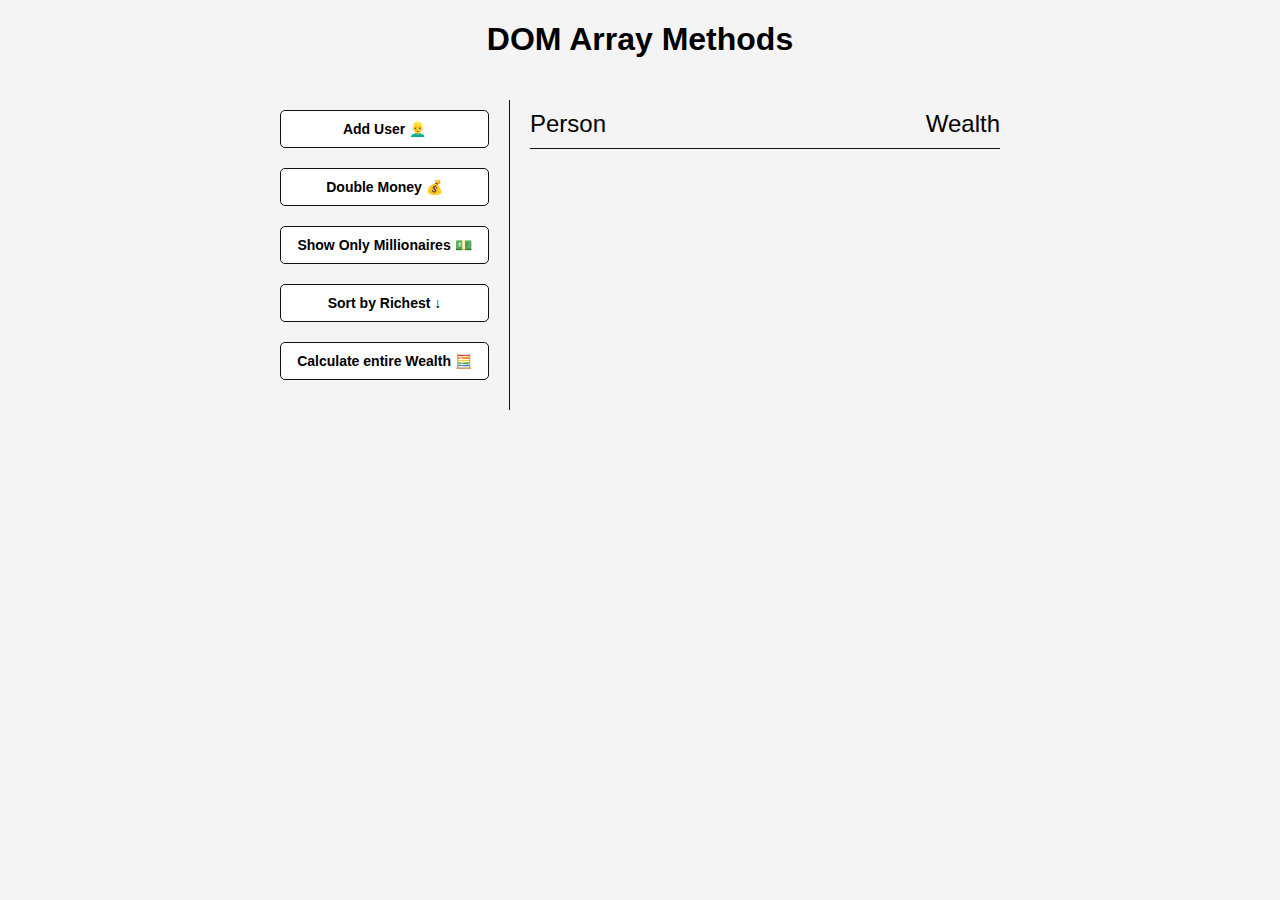
<file: dom-array-methods/index.html>
<!DOCTYPE html>
<html lang="en">
  <head>
    <meta charset="UTF-8" />
    <meta name="viewport" content="width=device-width, initial-scale=1.0" />
    <meta http-equiv="X-UA-Compatible" content="ie=edge" />
    <link rel="stylesheet" href="style.css" />
    <title>DOM Array Methods</title>
  </head>
  <body>
    <h1>DOM Array Methods</h1>

    <div class="container">
      <aside>
        <button id="add-user">Add User 👱‍♂️</button>
        <button id="double">Double Money 💰</button>
        <button id="show-millionaires">Show Only Millionaires 💵</button>
        <button id="sort">Sort by Richest ↓</button>
        <button id="calculate-wealth">Calculate entire Wealth 🧮</button>
      </aside>

      <main id="main">
        <h2><strong>Person</strong> Wealth</h2>
      </main>
    </div>

    <script src="script.js"></script>
  </body>
</html>
</file>
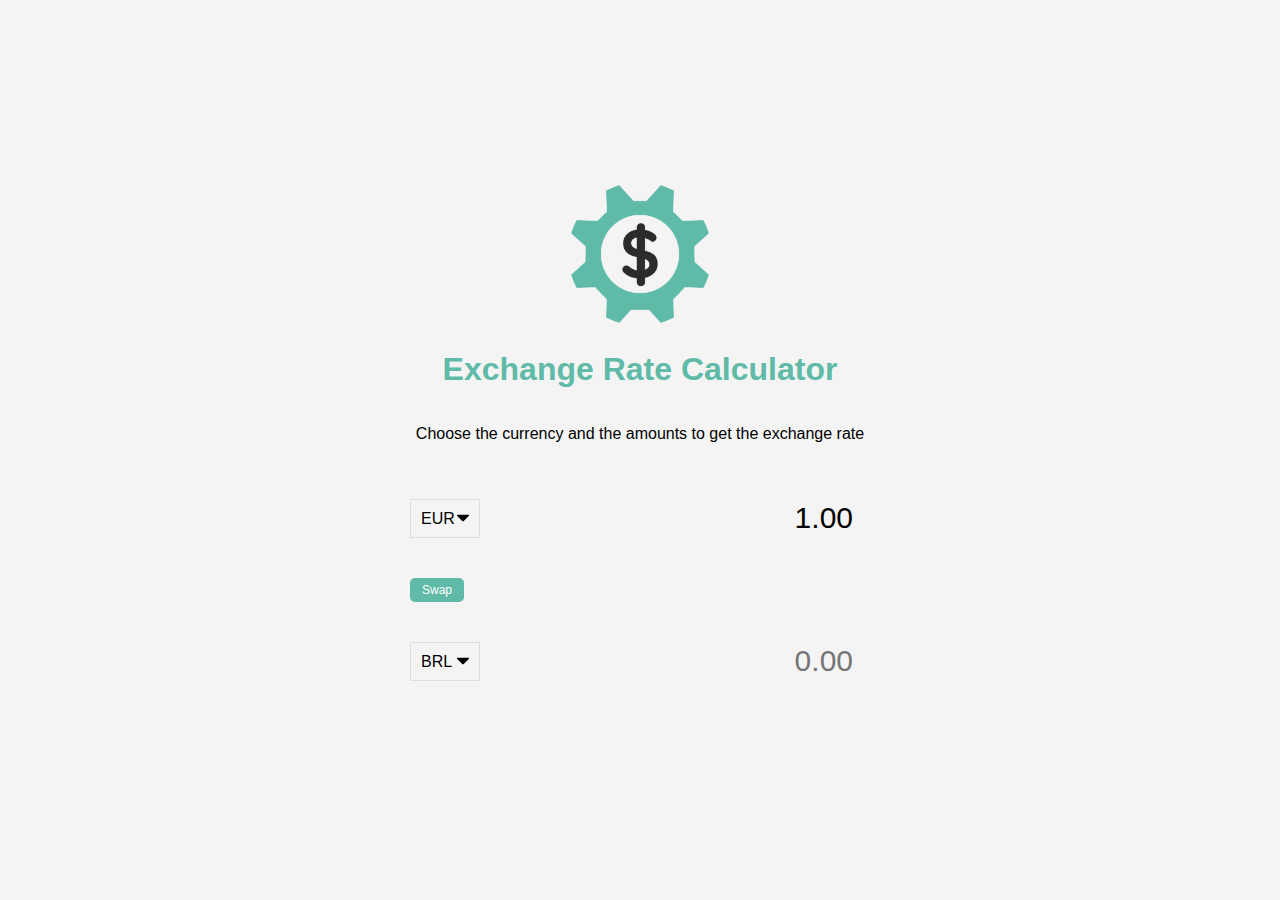
<file: exchange-rate-calculator/index.html>
<!DOCTYPE html>
<html lang="en">
  <head>
    <meta charset="UTF-8" />
    <meta name="viewport" content="width=device-width, initial-scale=1.0" />
    <title>Exchange Rate Calculator</title>
    <link rel="stylesheet" href="style.css" />
  </head>
  <body>
    <img src="img/money.png" alt="" class="money-img" />
    <h1>Exchange Rate Calculator</h1>
    <p>Choose the currency and the amounts to get the exchange rate</p>

    <div class="container">
      <div class="currency">
        <select id="currency-one">
          <option value="AED">AED</option>
          <option value="ARS">ARS</option>
          <option value="AUD">AUD</option>
          <option value="BGN">BGN</option>
          <option value="BRL">BRL</option>
          <option value="BSD">BSD</option>
          <option value="CAD">CAD</option>
          <option value="CHF">CHF</option>
          <option value="CLP">CLP</option>
          <option value="CNY">CNY</option>
          <option value="COP">COP</option>
          <option value="CZK">CZK</option>
          <option value="DKK">DKK</option>
          <option value="DOP">DOP</option>
          <option value="EGP">EGP</option>
          <option value="EUR" selected>EUR</option>
          <option value="FJD">FJD</option>
          <option value="GBP">GBP</option>
          <option value="GTQ">GTQ</option>
          <option value="HKD">HKD</option>
          <option value="HRK">HRK</option>
          <option value="HUF">HUF</option>
          <option value="IDR">IDR</option>
          <option value="ILS">ILS</option>
          <option value="INR">INR</option>
          <option value="ISK">ISK</option>
          <option value="JPY">JPY</option>
          <option value="KRW">KRW</option>
          <option value="KZT">KZT</option>
          <option value="MXN">MXN</option>
          <option value="MYR">MYR</option>
          <option value="NOK">NOK</option>
          <option value="NZD">NZD</option>
          <option value="PAB">PAB</option>
          <option value="PEN">PEN</option>
          <option value="PHP">PHP</option>
          <option value="PKR">PKR</option>
          <option value="PLN">PLN</option>
          <option value="PYG">PYG</option>
          <option value="RON">RON</option>
          <option value="RUB">RUB</option>
          <option value="SAR">SAR</option>
          <option value="SEK">SEK</option>
          <option value="SGD">SGD</option>
          <option value="THB">THB</option>
          <option value="TRY">TRY</option>
          <option value="TWD">TWD</option>
          <option value="UAH">UAH</option>
          <option value="USD">USD</option>
          <option value="UYU">UYU</option>
          <option value="VND">VND</option>
          <option value="ZAR">ZAR</option>
        </select>
        <input type="number" id="amount-one" placeholder="0.00" value="1.00" />
      </div>

      <div class="swap-rate-container">
        <button class="btn" id="swap">
          Swap
        </button>
        <div class="rate" id="rate"></div>
      </div>

      <div class="currency">
        <select id="currency-two">
          <option value="AED">AED</option>
          <option value="ARS">ARS</option>
          <option value="AUD">AUD</option>
          <option value="BGN">BGN</option>
          <option value="BRL" selected>BRL</option>
          <option value="BSD">BSD</option>
          <option value="CAD">CAD</option>
          <option value="CHF">CHF</option>
          <option value="CLP">CLP</option>
          <option value="CNY">CNY</option>
          <option value="COP">COP</option>
          <option value="CZK">CZK</option>
          <option value="DKK">DKK</option>
          <option value="DOP">DOP</option>
          <option value="EGP">EGP</option>
          <option value="EUR">EUR</option>
          <option value="FJD">FJD</option>
          <option value="GBP">GBP</option>
          <option value="GTQ">GTQ</option>
          <option value="HKD">HKD</option>
          <option value="HRK">HRK</option>
          <option value="HUF">HUF</option>
          <option value="IDR">IDR</option>
          <option value="ILS">ILS</option>
          <option value="INR">INR</option>
          <option value="ISK">ISK</option>
          <option value="JPY">JPY</option>
          <option value="KRW">KRW</option>
          <option value="KZT">KZT</option>
          <option value="MXN">MXN</option>
          <option value="MYR">MYR</option>
          <option value="NOK">NOK</option>
          <option value="NZD">NZD</option>
          <option value="PAB">PAB</option>
          <option value="PEN">PEN</option>
          <option value="PHP">PHP</option>
          <option value="PKR">PKR</option>
          <option value="PLN">PLN</option>
          <option value="PYG">PYG</option>
          <option value="RON">RON</option>
          <option value="RUB">RUB</option>
          <option value="SAR">SAR</option>
          <option value="SEK">SEK</option>
          <option value="SGD">SGD</option>
          <option value="THB">THB</option>
          <option value="TRY">TRY</option>
          <option value="TWD">TWD</option>
          <option value="UAH">UAH</option>
          <option value="USD">USD</option>
          <option value="UYU">UYU</option>
          <option value="VND">VND</option>
          <option value="ZAR">ZAR</option>
        </select>
        <input type="number" id="amount-two" placeholder="0.00" />
      </div>
    </div>

    <script src="script.js"></script>
  </body>
</html>
</file>
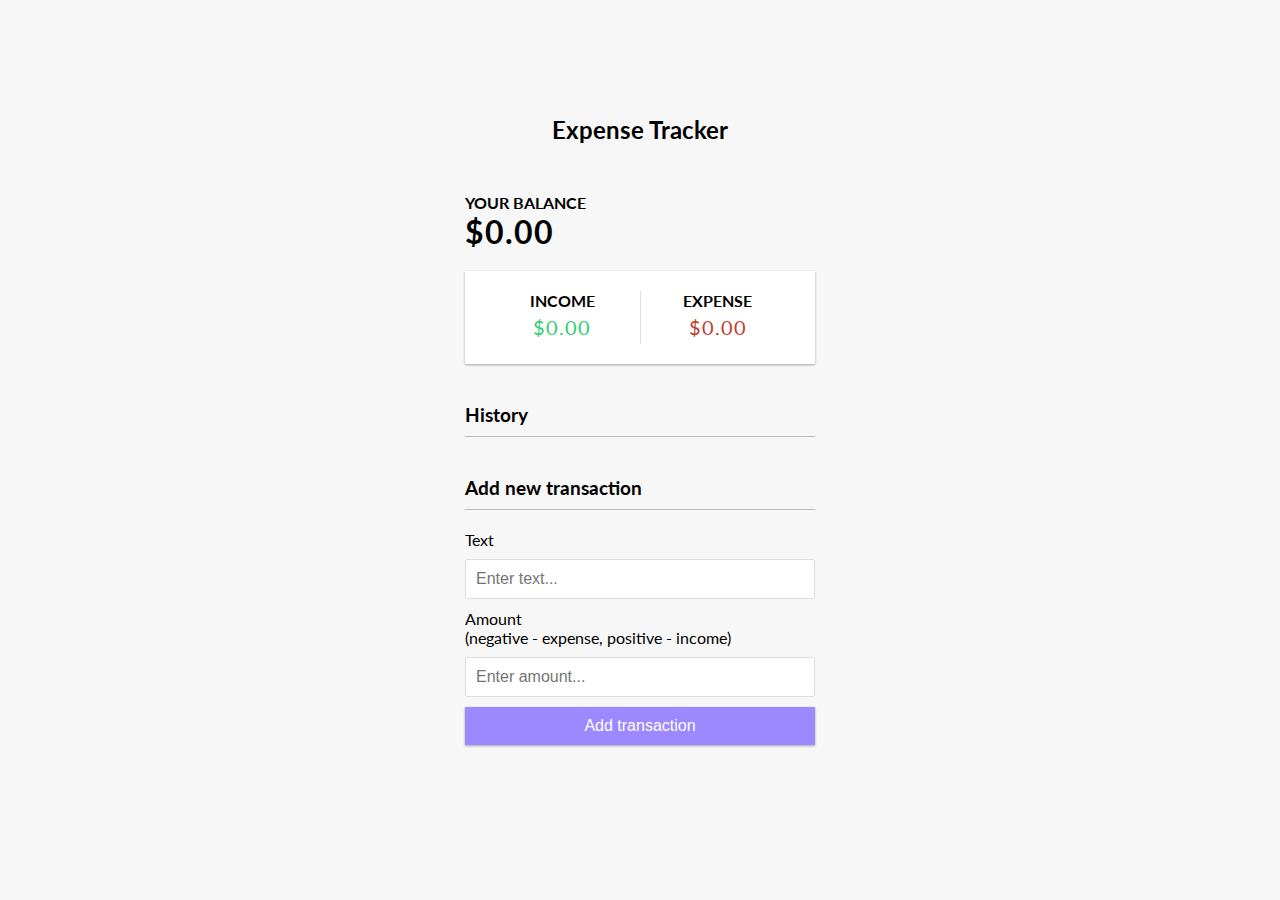
<file: expense-tracker/index.html>
<!DOCTYPE html>
<html lang="en">
  <head>
    <meta charset="UTF-8" />
    <meta name="viewport" content="width=device-width, initial-scale=1.0" />
    <title>Expense Tracker</title>
    <link rel="stylesheet" href="style.css" />
  </head>
  <body>
    <h2>Expense Tracker</h2>

    <div class="container">
      <h4>Your Balance</h4>
      <h1 id="balance">$0.00</h1>

      <div class="inc-exp-container">
        <div>
          <h4>Income</h4>
          <p id="money-plus" class="money plus">+$0.00</p>
        </div>
        <div>
          <h4>Expense</h4>
          <p id="money-minus" class="money minus">-$0.00</p>
        </div>
      </div>

      <h3>History</h3>
      <ul id="list" class="list">
        <!-- <li class="minus">Cash <span>-$400</span><button class="delete-btn">x</button></li> -->
      </ul>

      <h3>Add new transaction</h3>
      <form id="form">
        <div class="form-control">
          <label for="text">Text</label>
          <input type="text" id="text" placeholder="Enter text..." />
        </div>
        <div class="form-control">
          <label for="amount">Amount <br />(negative - expense, positive - income)</label>
          <input type="number" id="amount" step="0.01" placeholder="Enter amount..." />
        </div>
        <button class="btn">Add transaction</button>
      </form>
    </div>
    <script src="script.js"></script>
  </body>
</html>
</file>
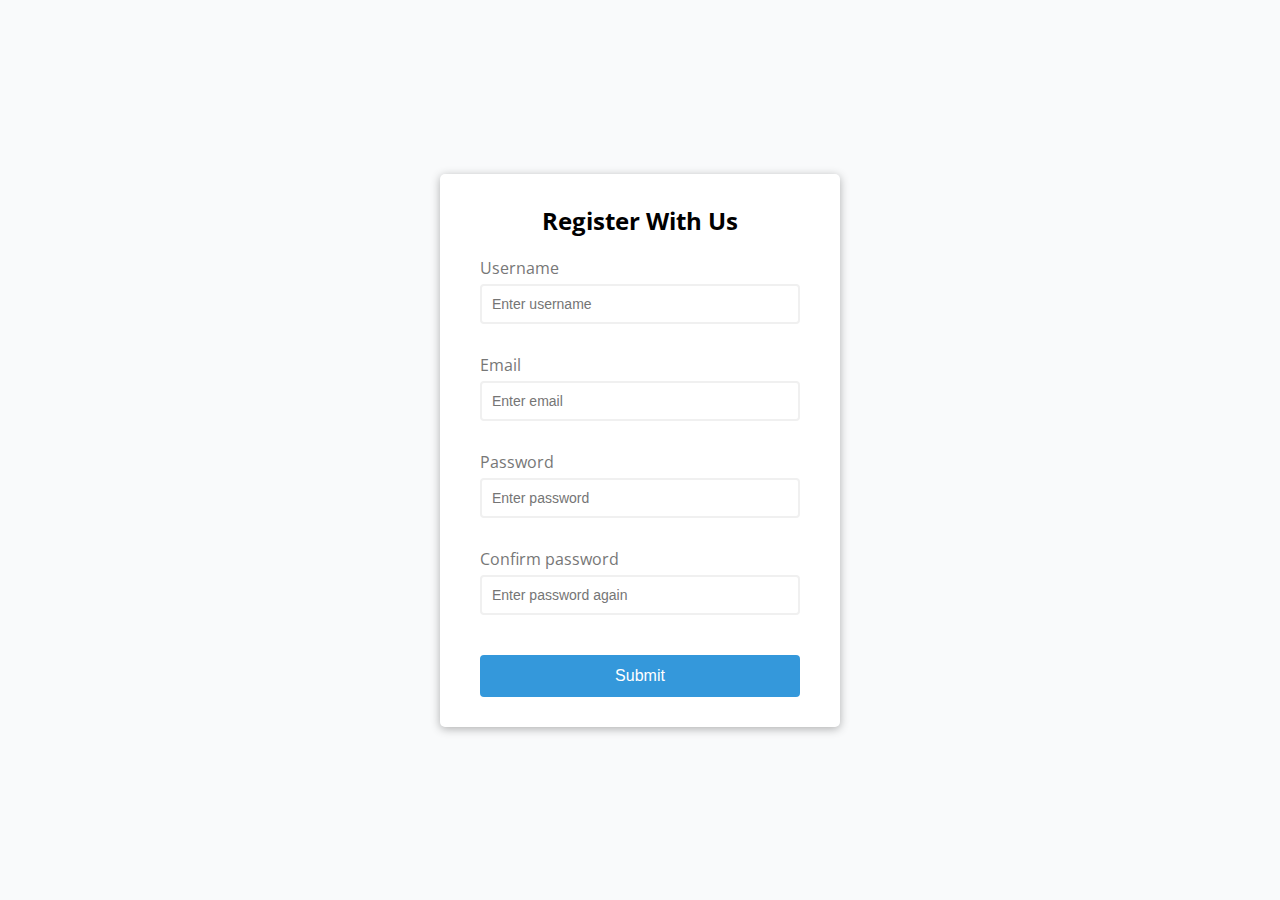
<file: form-validator/index.html>
<!DOCTYPE html>
<html lang="en">
  <head>
    <meta charset="UTF-8" />
    <meta name="viewport" content="width=device-width, initial-scale=1.0" />
    <title>Form Validator</title>
    <link rel="stylesheet" href="style.css" />
  </head>
  <body>
    <div class="container">
      <form id="form" class="form">
        <h2>Register With Us</h2>
        <div class="form-control">
          <label for="username">Username</label>
          <input type="text" id="username" placeholder="Enter username" />
          <small>Error message</small>
        </div>
        <div class="form-control">
          <label for="email">Email</label>
          <input type="text" id="email" placeholder="Enter email" />
          <small>Error message</small>
        </div>
        <div class="form-control">
          <label for="password">Password</label>
          <input type="password" id="password" placeholder="Enter password" />
          <small>Error message</small>
        </div>
        <div class="form-control">
          <label for="password2">Confirm password</label>
          <input
            type="password"
            id="password2"
            placeholder="Enter password again"
          />
          <small>Error message</small>
        </div>
        <button>Submit</button>
      </form>
    </div>

    <script src="script.js"></script>
  </body>
</html>
</file>
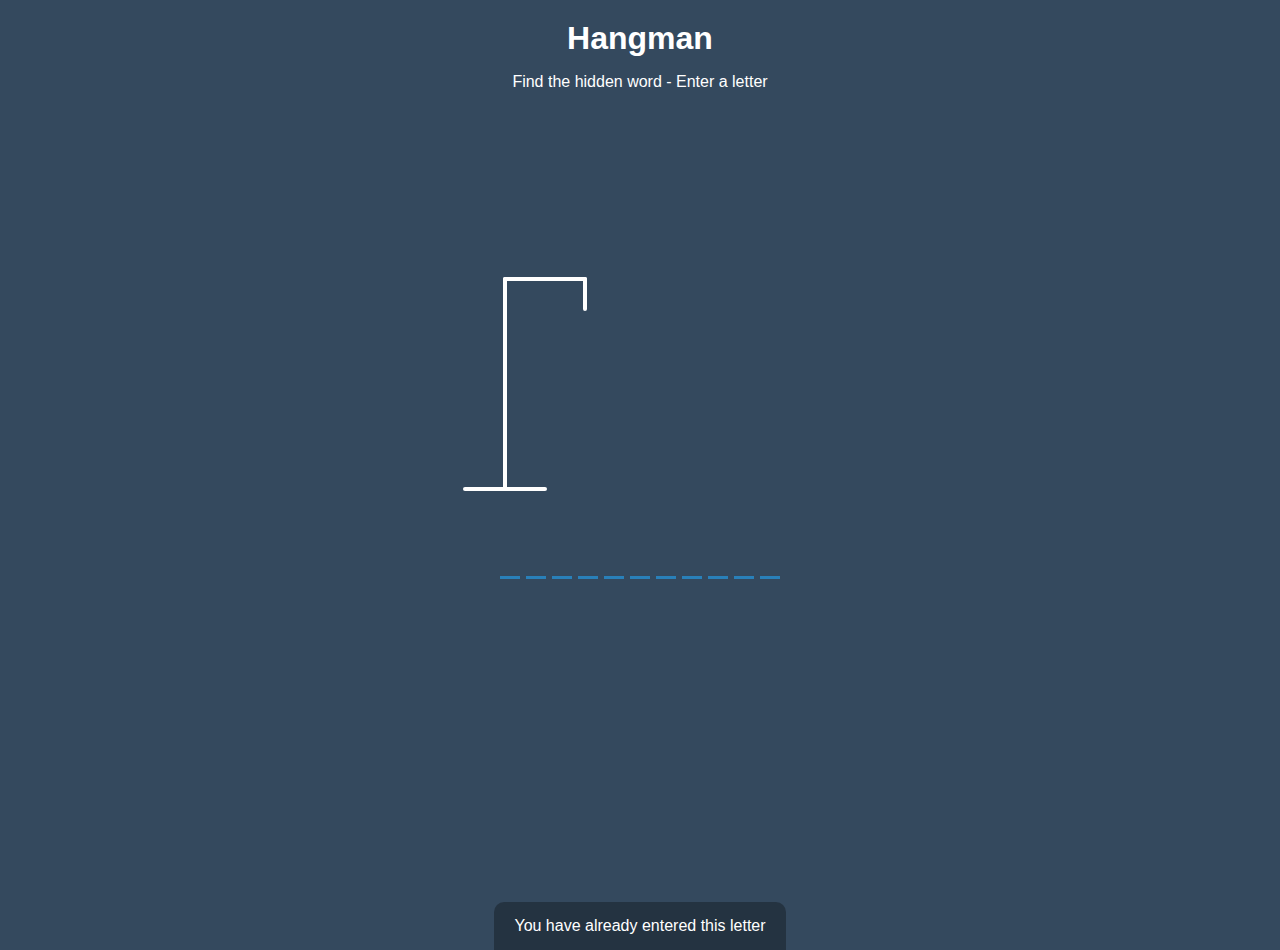
<file: hangman/index.html>
<!DOCTYPE html>
<html lang="en">
  <head>
    <meta charset="UTF-8" />
    <meta name="viewport" content="width=device-width, initial-scale=1.0" />
    <title>Hangman</title>
    <link rel="stylesheet" href="style.css" />
  </head>
  <body>
    <h1>Hangman</h1>
    <p>Find the hidden word - Enter a letter</p>
    <div class="game-container">
      <svg class="figure-container" height="250" width="200">
        <!-- Rod -->
        <line x1="60" y1="20" x2="140" y2="20"></line>
        <line x1="140" y1="20" x2="140" y2="50"></line>
        <line x1="60" y1="20" x2="60" y2="230"></line>
        <line x1="20" y1="230" x2="100" y2="230"></line>

        <!-- Head -->
        <circle cx="140" cy="70" r="20" class="figure-part"></circle>
        <!-- Body -->
        <line x1="140" y1="90" x2="140" y2="150" class="figure-part"></line>
        <!-- Arms -->
        <line x1="140" y1="100" x2="120" y2="120" class="figure-part"></line>
        <line x1="140" y1="100" x2="160" y2="120" class="figure-part"></line>
        <!-- Legs -->
        <line x1="140" y1="150" x2="120" y2="180" class="figure-part"></line>
        <line x1="140" y1="150" x2="160" y2="180" class="figure-part"></line>
      </svg>

      <div class="wrong-letters-container">
        <div id="wrong-letters"></div>
      </div>

      <div class="word" id="word"></div>
    </div>

    <!-- Container for final message -->
    <div class="popup-container" id="popup-container">
      <div class="popup">
        <h2 id="final-message"></h2>
        <button id="play-again">Play Again</button>
      </div>
    </div>

    <!-- Notification -->
    <div class="notification-container" id="notification-container">
      <p>You have already entered this letter</p>
    </div>

    <script src="script.js"></script>
  </body>
</html>
</file>
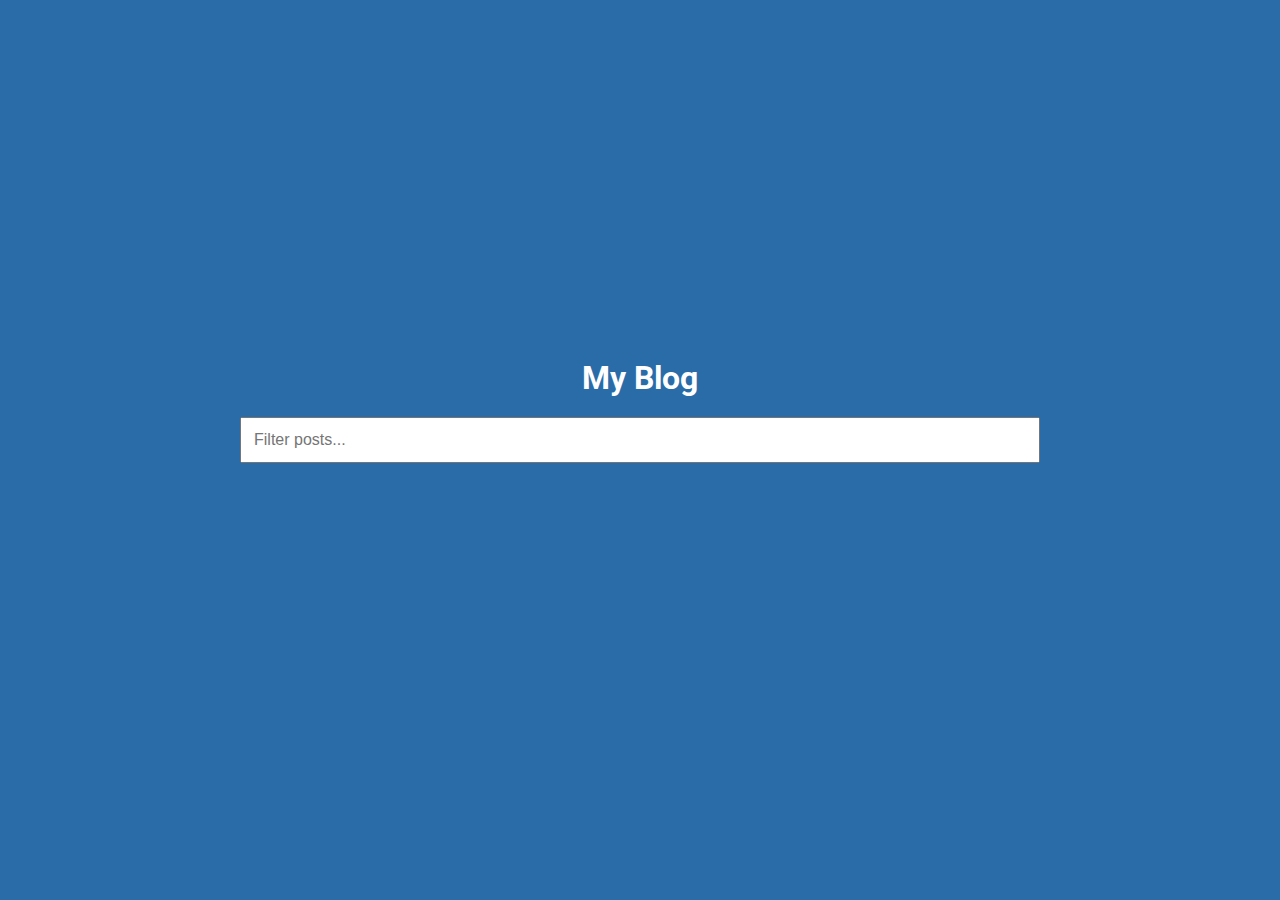
<file: infinite-scroll-blog/index.html>
<!DOCTYPE html>
<html lang="en">
  <head>
    <meta charset="UTF-8" />
    <meta name="viewport" content="width=device-width, initial-scale=1.0" />
    <link rel="stylesheet" href="style.css" />
    <title>My Blog</title>
  </head>
  <body>
    <h1>My Blog</h1>

    <div class="filter-container">
      <input
        type="text"
        id="filter"
        class="filter"
        placeholder="Filter posts..."
      />
    </div>

    <div id="posts-container"></div>

    <div id="loader" class="loader">
      <div class="circle"></div>
      <div class="circle"></div>
      <div class="circle"></div>
    </div>

    <script src="script.js"></script>
  </body>
</html>
</file>
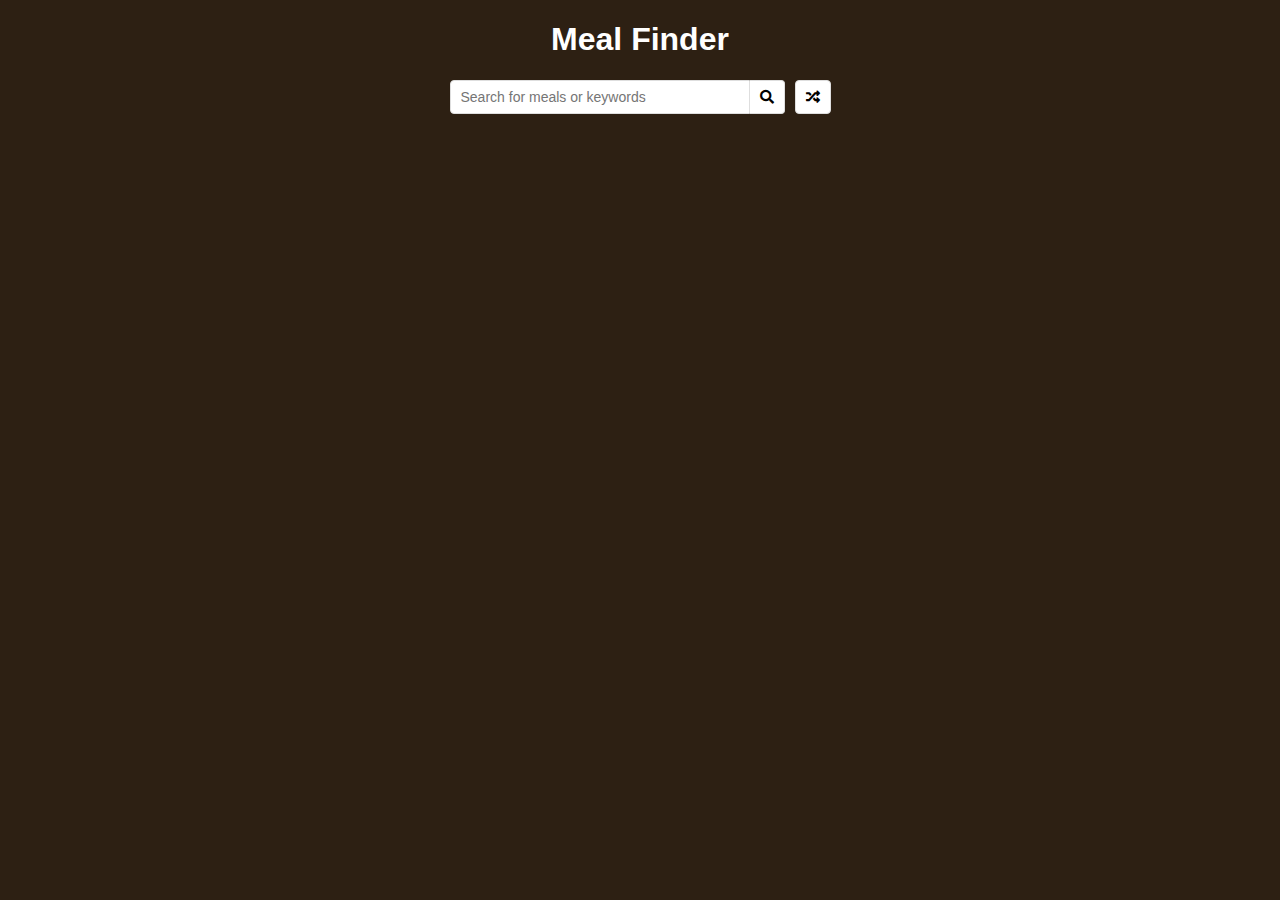
<file: meal-finder/index.html>
<!DOCTYPE html>
<html lang="en">
  <head>
    <meta charset="UTF-8" />
    <meta name="viewport" content="width=device-width, initial-scale=1.0" />
    <title>Meal Finder</title>
    <link rel="stylesheet" href="https://cdnjs.cloudflare.com/ajax/libs/font-awesome/5.12.1/css/all.min.css" />
    <link rel="stylesheet" href="style.css" />
  </head>
  <body>
    <div class="container">
      <h1>Meal Finder</h1>
      <div class="flex">
        <form class="flex" id="submit">
          <input type="text" id="search" placeholder="Search for meals or keywords" />
          <button class="search-btn" type="submit">
            <i class="fas fa-search"></i>
          </button>
        </form>
        <button class="random-btn" id="random">
          <i class="fas fa-random"></i>
        </button>
      </div>

      <div id="result-heading"></div>
      <div id="meals" class="meals"></div>
      <div id="single-meal"></div>
    </div>

    <script src="script.js"></script>
  </body>
</html>
</file>
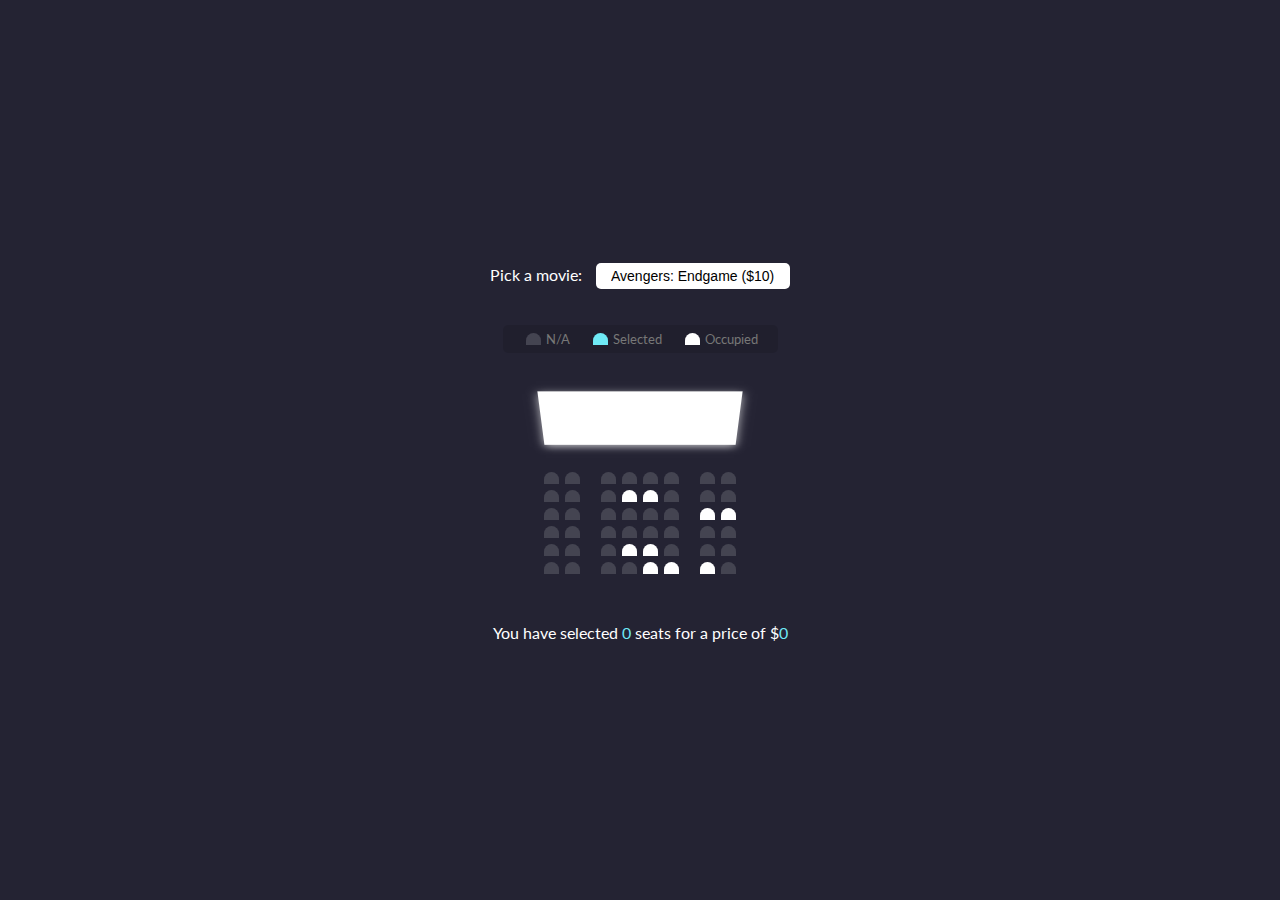
<file: movie-seat-booking/index.html>
<!DOCTYPE html>
<html lang="en">
  <head>
    <meta charset="UTF-8" />
    <meta name="viewport" content="width=device-width, initial-scale=1.0" />
    <title>Movie Seat Booking</title>
    <link rel="stylesheet" href="style.css" />
  </head>
  <body>
    <div class="movie-container">
      <label>Pick a movie:</label>
      <select id="movie">
        <option value="10">Avengers: Endgame ($10)</option>
        <option value="12">Jokers ($12)</option>
        <option value="8">Toy Story 4 ($8)</option>
        <option value="9">The Lion King ($9)</option>
      </select>
    </div>

    <ul class="showcase">
      <li>
        <div class="seat"></div>
        <small>N/A</small>
      </li>
      <li>
        <div class="seat selected"></div>
        <small>Selected</small>
      </li>
      <li>
        <div class="seat occupied"></div>
        <small>Occupied</small>
      </li>
    </ul>

    <div class="container">
      <div class="screen"></div>

      <div class="row">
        <div class="seat"></div>
        <div class="seat"></div>
        <div class="seat"></div>
        <div class="seat"></div>
        <div class="seat"></div>
        <div class="seat"></div>
        <div class="seat"></div>
        <div class="seat"></div>
      </div>
      <div class="row">
        <div class="seat"></div>
        <div class="seat"></div>
        <div class="seat"></div>
        <div class="seat occupied"></div>
        <div class="seat occupied"></div>
        <div class="seat"></div>
        <div class="seat"></div>
        <div class="seat"></div>
      </div>
      <div class="row">
        <div class="seat"></div>
        <div class="seat"></div>
        <div class="seat"></div>
        <div class="seat"></div>
        <div class="seat"></div>
        <div class="seat"></div>
        <div class="seat occupied"></div>
        <div class="seat occupied"></div>
      </div>
      <div class="row">
        <div class="seat"></div>
        <div class="seat"></div>
        <div class="seat"></div>
        <div class="seat"></div>
        <div class="seat"></div>
        <div class="seat"></div>
        <div class="seat"></div>
        <div class="seat"></div>
      </div>
      <div class="row">
        <div class="seat"></div>
        <div class="seat"></div>
        <div class="seat"></div>
        <div class="seat occupied"></div>
        <div class="seat occupied"></div>
        <div class="seat"></div>
        <div class="seat"></div>
        <div class="seat"></div>
      </div>
      <div class="row">
        <div class="seat"></div>
        <div class="seat"></div>
        <div class="seat"></div>
        <div class="seat"></div>
        <div class="seat occupied"></div>
        <div class="seat occupied"></div>
        <div class="seat occupied"></div>
        <div class="seat"></div>
      </div>
    </div>

    <p class="text">You have selected <span id="count">0</span> seats for a price of $<span id="total">0</span></p>

    <script src="script.js"></script>
  </body>
</html>
</file>
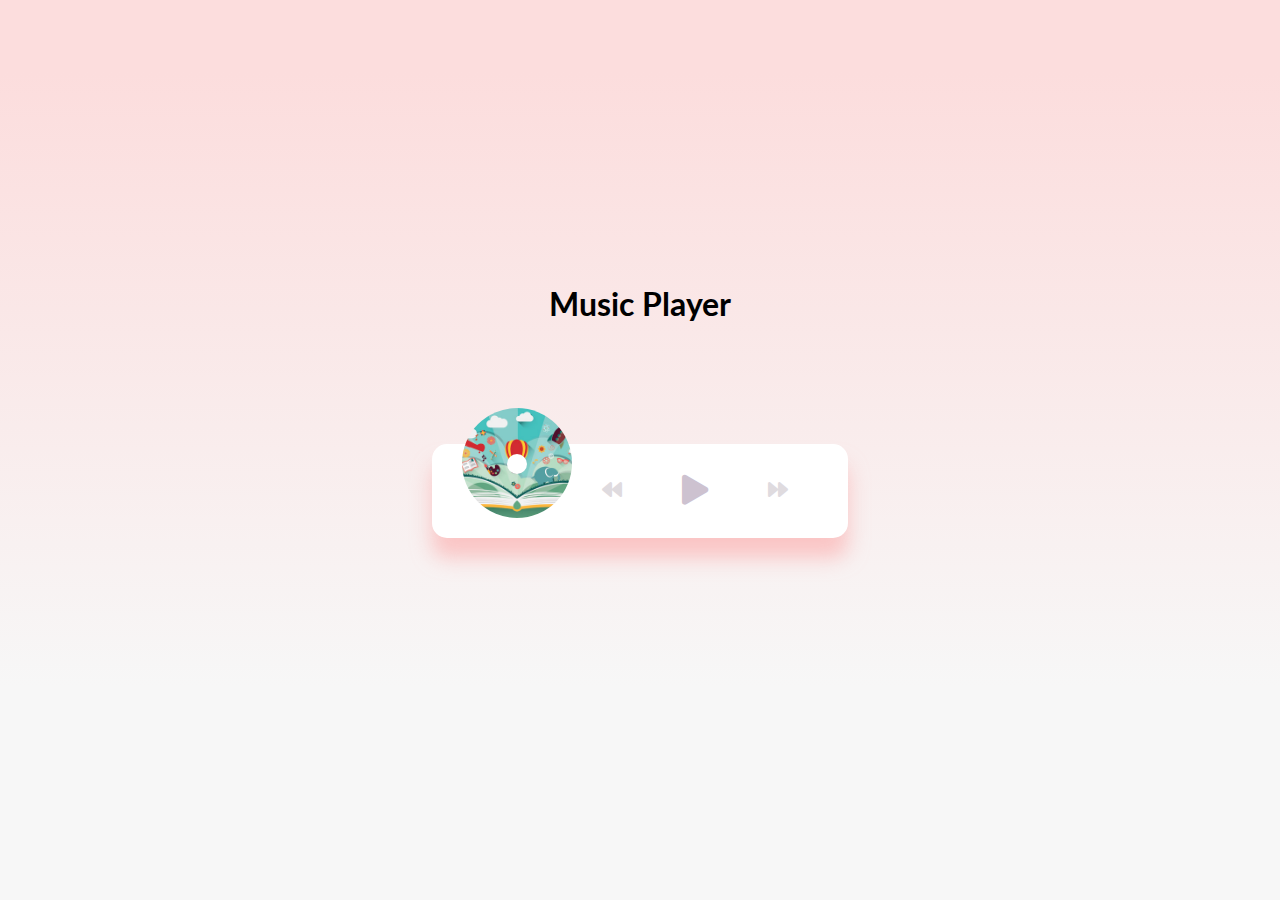
<file: music-player/index.html>
<!DOCTYPE html>
<html lang="en">
  <head>
    <meta charset="UTF-8" />
    <meta name="viewport" content="width=device-width, initial-scale=1.0" />
    <title>Music Player</title>
    <link rel="stylesheet" href="https://cdnjs.cloudflare.com/ajax/libs/font-awesome/5.12.1/css/all.min.css" />
    <link rel="stylesheet" href="style.css" />
  </head>
  <body>
    <h1>Music Player</h1>

    <div class="music-container" id="music-container">
      <div class="music-info">
        <h4 id="title"></h4>
        <div class="progress-container" id="progress-container">
          <div class="progress" id="progress"></div>
        </div>
      </div>

      <audio src="music/ukulele.mp3" id="audio"></audio>

      <div class="img-container">
        <img src="images/ukulele.jpg" alt="music cover" id="cover" />
      </div>

      <div class="navigation">
        <button id="prev" class="action-btn">
          <i class="fas fa-backward"></i>
        </button>
        <button id="play" class="action-btn action-btn-big">
          <i class="fas fa-play"></i>
        </button>
        <button id="next" class="action-btn">
          <i class="fas fa-forward"></i>
        </button>
      </div>
    </div>

    <script src="script.js"></script>
  </body>
</html>
</file>
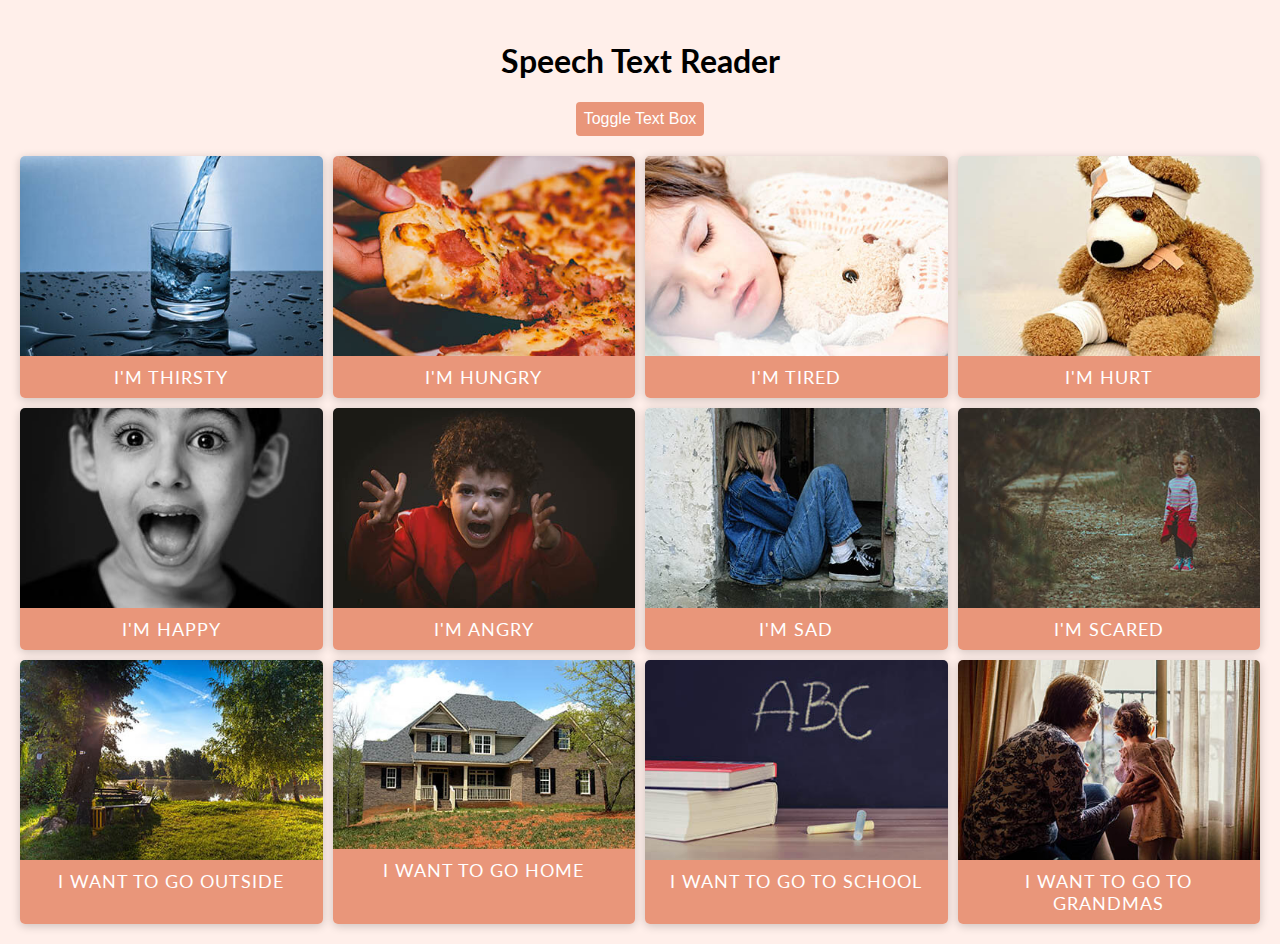
<file: speech-text-reader/index.html>
<!DOCTYPE html>
<html lang="en">
  <head>
    <meta charset="UTF-8" />
    <meta name="viewport" content="width=device-width, initial-scale=1.0" />
    <title>Speech Text Reader</title>
    <link rel="stylesheet" href="style.css" />
  </head>
  <body>
    <div class="container">
      <h1>Speech Text Reader</h1>
      <button id="toggle" class="btn btn-toggle">
        Toggle Text Box
      </button>
      <div id="text-box" class="text-box">
        <div id="close" class="close">X</div>
        <h3>Choose Voice</h3>
        <select id="voices"></select>
        <textarea id="text" placeholder="Enter text to read"></textarea>
        <button class="btn" id="read">Read Text</button>
      </div>
      <main></main>
    </div>

    <script src="script.js"></script>
  </body>
</html>
</file>
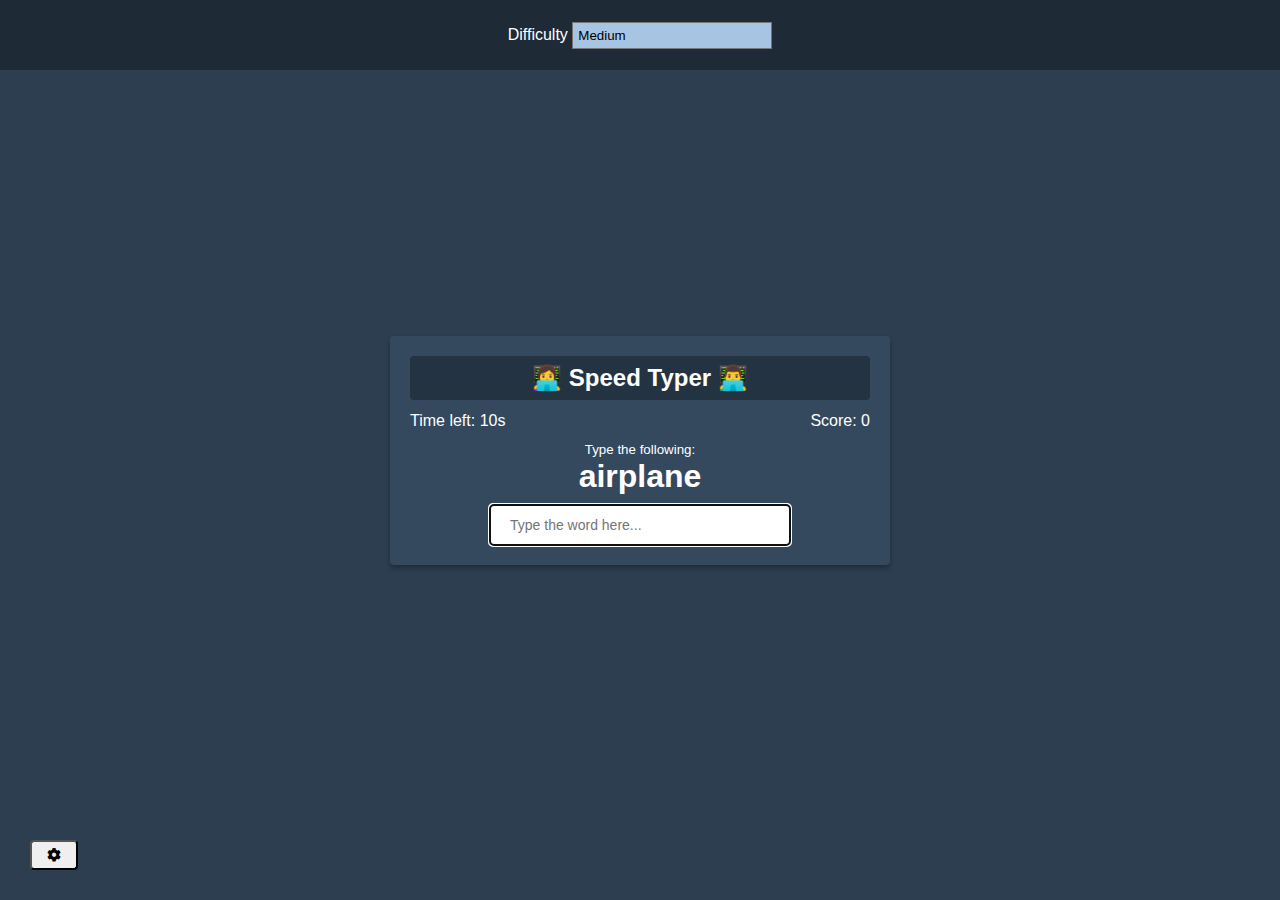
<file: typing-game/index.html>
<!DOCTYPE html>
<html lang="en">
  <head>
    <meta charset="UTF-8" />
    <meta name="viewport" content="width=device-width, initial-scale=1.0" />
    <title>Speed Typer</title>
    <link
      rel="stylesheet"
      href="https://cdnjs.cloudflare.com/ajax/libs/font-awesome/5.12.1/css/all.min.css"
    />
    <link rel="stylesheet" href="style.css" />
  </head>
  <body>
    <button id="settings-btn" class="settings-btn">
      <i class="fas fa-cog"></i>
    </button>

    <div id="settings" class="settings">
      <form id="settings-form">
        <div>
          <label for="difficulty">Difficulty</label>
          <select id="difficulty">
            <option value="easy">Easy</option>
            <option value="medium">Medium</option>
            <option value="hard">Hard</option>
          </select>
        </div>
      </form>
    </div>

    <div class="container">
      <h2>👩‍💻 Speed Typer 👨‍💻</h2>
      <small>Type the following:</small>

      <h1 id="word"></h1>

      <input
        type="text"
        id="text"
        autocomplete="off"
        placeholder="Type the word here..."
      />

      <p class="time-container">Time left: <span id="time">10s</span></p>

      <p class="score-container">Score: <span id="score">0</span></p>

      <div id="end-game-container" class="end-game-container"></div>
    </div>

    <script src="script.js"></script>
  </body>
</html>
</file>
<file: dom-array-methods/style.css>
* {
  box-sizing: border-box;
}

body {
  background: #f4f4f4;
  font-family: Arial, Helvetica, sans-serif;
  display: flex;
  flex-direction: column;
  align-items: center;
  min-height: 100vh;
  margin: 0;
}

.container {
  display: flex;
  padding: 20px;
  margin: 0 auto;
  max-width: 100%;
  width: 800px;
}

aside {
  padding: 10px 20px;
  width: 250px;
  border-right: 1px solid #111;
}

button {
  cursor: pointer;
  background-color: #fff;
  border: solid 1px #111;
  border-radius: 5px;
  display: block;
  width: 100%;
  padding: 10px;
  margin-bottom: 20px;
  font-weight: bold;
  font-size: 14px;
}

main {
  flex: 1;
  padding: 10px 20px;
}

h2 {
  border-bottom: 1px solid #111;
  padding-bottom: 10px;
  display: flex;
  justify-content: space-between;
  font-weight: 300;
  margin: 0 0 20px;
}

h3 {
  background-color: #fff;
  border-bottom: 1px solid #111;
  padding: 10px;
  display: flex;
  justify-content: space-between;
  font-weight: 300;
  margin: 20px 0 0;
}

.person {
  display: flex;
  justify-content: space-between;
  font-size: 20px;
  margin-bottom: 10px;
}
</file>
<file: exchange-rate-calculator/style.css>
:root {
  --primary-color: #5fbaa7;
}

* {
  box-sizing: border-box;
}

body {
  background-color: #f4f4f4;
  font-family: Arial, Helvetica, sans-serif;
  display: flex;
  flex-direction: column;
  align-items: center;
  justify-content: center;
  height: 100vh;
  margin: 0;
  padding: 20px;
}

h1 {
  color: var(--primary-color);
}

p {
  text-align: center;
}

.btn {
  color: #fff;
  background-color: var(--primary-color);
  cursor: pointer;
  border-radius: 5px;
  font-size: 12px;
  padding: 5px 12px;
  border: 0;
}

.money-img {
  width: 150px;
}

.currency {
  padding: 40px 0;
  display: flex;
  align-items: center;
  justify-content: space-between;
}

.currency select {
  padding: 10px 20px 10px 10px;
  -moz-appearance: none;
  -webkit-appearance: none;
  appearance: none;
  border: 1px solid #dedede;
  font-size: 16px;
  background-color: transparent;
  background-image: url('data:image/svg+xml;charset=US-ASCII,%3Csvg%20xmlns%3D%22http%3A%2F%2Fwww.w3.org%2F2000%2Fsvg%22%20width%3D%22292.4%22%20height%3D%22292.4%22%3E%3Cpath%20fill%3D%22%20000002%22%20d%3D%22M287%2069.4a17.6%2017.6%200%200%200-13-5.4H18.4c-5%200-9.3%201.8-12.9%205.4A17.6%2017.6%200%200%200%200%2082.2c0%205%201.8%209.3%205.4%2012.9l128%20127.9c3.6%203.6%207.8%205.4%2012.8%205.4s9.2-1.8%2012.8-5.4L287%2095c3.5-3.5%205.4-7.8%205.4-12.8%200-5-1.9-9.2-5.5-12.8z%22%2F%3E%3C%2Fsvg%3E');
  background-position: right 10px top 50%, 0, 0;
  background-size: 12px auto, 100%;
  background-repeat: no-repeat;
}

.currency input {
  border: 0;
  background-color: transparent;
  font-size: 30px;
  text-align: right;
}

.swap-rate-container {
  display: flex;
  align-items: center;
  justify-content: space-between;
}

.rate {
  color: var(--primary-color);
  font-size: 14px;
  padding: 0 10px;
}

select:focus,
input:focus,
button:focus {
  outline: 0;
}

@media (max-width: 600px) {
  .currency input {
    width: 200px;
  }
}
</file>
<file: expense-tracker/style.css>
@import url('https://fonts.googleapis.com/css?family=Lato&display=swap');

:root {
  --box-shadow: 0 1px 3px rgba(0, 0, 0, 0.12), 0 1px 2px rgba(0, 0, 0, 0.24);
  --positive-color: #2ecc71;
  --negative-color: #c0392b;
}

* {
  box-sizing: border-box;
}

body {
  background-color: #f7f7f7;
  display: flex;

  flex-direction: column;
  align-items: center;
  justify-content: center;
  min-height: 100vh;
  margin: 0;
  font-family: Lato, sans-serif;
}

.container {
  margin: 30px auto;
  width: 350px;
}

h1 {
  letter-spacing: 1px;
  margin: 0;
}

h3 {
  border-bottom: solid 1px #bbb;
  padding-bottom: 10px;
  margin: 40px 0 10px;
}

h4 {
  margin: 0;
  text-transform: uppercase;
}

.inc-exp-container {
  background-color: #fff;
  box-shadow: var(--box-shadow);
  padding: 20px;
  display: flex;
  justify-content: space-between;
  margin: 20px 0;
}

.inc-exp-container > div {
  flex: 1;
  text-align: center;
}

.inc-exp-container > div:first-of-type {
  border-right: solid 1px #dedede;
}

.money {
  font-size: 20px;
  letter-spacing: 1px;
  margin: 5px 0;
}

.money.plus {
  color: var(--positive-color);
}

.money.minus {
  color: var(--negative-color);
}

label {
  display: inline-block;
  margin: 10px 0;
}

input[type='text'],
input[type='number'] {
  border: solid 1px #dedede;
  border-radius: 2px;
  display: block;
  font-size: 16px;
  padding: 10px;
  width: 100%;
}

.btn {
  background-color: #9c88ff;
  box-shadow: var(--box-shadow);
  color: #fff;
  border: 0;
  display: block;
  font-size: 16px;
  margin: 10px 0 30px;
  padding: 10px;
  width: 100%;
}

.list {
  list-style-type: none;
  padding: 0;
  margin-bottom: 40px;
}

.list li {
  background-color: #fff;
  box-shadow: var(--box-shadow);
  color: #333;
  display: flex;
  justify-content: space-between;
  position: relative;
  padding: 10px;
  margin: 10px 0;
}

.list li.plus {
  border-right: solid 5px var(--positive-color);
}

.list li.minus {
  border-right: solid 5px var(--negative-color);
}

.delete-btn {
  cursor: pointer;
  background-color: #e74c3c;
  border: 0;
  color: #fff;
  font-size: 20px;
  line-height: 20px;
  padding: 2px 5px;
  position: absolute;
  top: 50%;
  left: 0;
  transform: translate(-100%, -50%);
  opacity: 0;
  transition: opacity 0.3s ease;
}

.list li:hover .delete-btn {
  opacity: 1;
}

.btn:focus,
.delete-btn:focus {
  outline: 0;
}
</file>
<file: form-validator/style.css>
@import url('https://fonts.googleapis.com/css?family=Open+Sans&display=swap');

:root {
  --success-color: #2ecc71;
  --error-color: #e74c3c;
}

* {
  box-sizing: border-box;
}

body {
  margin: 0;
  min-height: 100vh;
  display: flex;
  align-items: center;
  justify-content: center;
  font-family: 'Open Sans', sans-serif;
  background-color: #f9fafb;
}

.container {
  background-color: #fff;
  border-radius: 5px;
  box-shadow: 0 2px 10px rgba(0, 0, 0, 0.3);
  width: 400px;
}

h2 {
  text-align: center;
  margin: 0 0 20px;
}

.form {
  padding: 30px 40px;
}

.form-control {
  margin-bottom: 10px;
  padding-bottom: 20px;
  position: relative;
}

.form-control label {
  color: #777;
  display: block;
  margin-bottom: 5px;
}

.form-control input {
  border: solid 2px #f0f0f0;
  border-radius: 4px;
  display: block;
  width: 100%;
  padding: 10px;
  font-size: 14px;
}

.form-control input:focus {
  outline: 0;
  border-color: #777;
}

.form-control.success input {
  border-color: var(--success-color);
}

.form-control.error input {
  border-color: var(--error-color);
}

.form-control small {
  color: var(--error-color);
  position: absolute;
  bottom: 0;
  left: 0;
  visibility: hidden;
}

.form-control.error small {
  visibility: visible;
}

.form button {
  cursor: pointer;
  background-color: #3498db;
  border: solid 2px #3498db;
  border-radius: 4px;
  color: white;
  display: block;
  font-size: 16px;
  padding: 10px;
  margin-top: 20px;
  width: 100%;
}
</file>
<file: hangman/style.css>
* {
  box-sizing: border-box;
}

body {
  font-family: Arial, Helvetica, sans-serif;
  background-color: #34495e;
  color: #fff;
  display: flex;
  flex-direction: column;
  align-items: center;
  height: 80vh;
  margin: 0;
  overflow: hidden;
}

h1 {
  margin: 20px 0 0;
}

.game-container {
  padding: 20px 30px;
  position: relative;
  margin: auto;
  height: 350px;
  width: 450px;
}

.figure-container {
  fill: transparent;
  stroke: #fff;
  stroke-width: 4px;
  stroke-linecap: round;
}

.figure-part {
  display: none;
}

.wrong-letters-container {
  position: absolute;
  top: 20px;
  right: 20px;
  display: flex;
  flex-direction: column;
  text-align: right;
}

.wrong-letters-container p {
  margin: 0 0 5px;
}

.wrong-letters-container span {
  font-size: 24px;
}

.word {
  display: flex;
  position: absolute;
  bottom: 10px;
  left: 50%;
  transform: translateX(-50%);
}

.letter {
  border-bottom: 3px solid #2980b9;
  display: inline-flex;
  font-size: 30px;
  align-items: center;
  justify-content: center;
  margin: 0 3px;
  height: 50px;
  width: 20px;
}

.popup-container {
  background-color: rgba(0, 0, 0, 0.3);
  position: fixed;
  top: 0;
  left: 0;
  right: 0;
  bottom: 0;
  /* display: flex; */
  display: none;
  align-items: center;
  justify-content: center;
}

.popup {
  background-color: #2980b9;
  border-radius: 5px;
  box-shadow: 0 15px 10px 3px rgba(0, 0, 0, 0.1);
  padding: 20px;
  text-align: center;
}

.popup button {
  cursor: pointer;
  background-color: #fff;
  color: #2980b9;
  border: 0;
  margin-top: 20px;
  padding: 12px 20px;
  font-size: 16px;
}

.popup button:active {
  transform: scale;
}

.popup button:focus {
  outline: 0;
}

.notification-container {
  background-color: rgba(0, 0, 0, 0.3);
  border-radius: 10px 10px 0 0;
  padding: 15px 20px;
  position: absolute;
  bottom: -50px;
  transition: transform 0.3s ease-in-out;
}

.notification-container p {
  margin: 0;
}

.notification-container.show {
  transform: translateY(-50px);
}
</file>
<file: infinite-scroll-blog/style.css>
@import url('https://fonts.googleapis.com/css?family=Roboto&display=swap');

* {
  box-sizing: border-box;
}

body {
  font-family: Roboto, sans-serif;
  background-color: #296ca8;
  color: #fff;
  display: flex;
  flex-direction: column;
  align-items: center;
  justify-content: center;
  min-height: 100vh;
  margin: 0;
  padding-bottom: 100px;
}

h1 {
  margin-bottom: 0;
  text-align: center;
}

.filter-container {
  margin-top: 20px;
  width: 80vw;
  max-width: 800px;
}

.filter {
  width: 100%;
  padding: 12px;
  font-size: 16px;
}

.post {
  position: relative;
  background-color: #4992d3;
  box-shadow: 0 2px 2px rgba(0, 0, 0, 0.3);
  border-radius: 3px;
  padding: 20px;
  margin: 40px 0;
  display: flex;
  width: 80vw;
  max-width: 800px;
}

.post .post-title {
  margin: 0;
}

.post .post-body {
  margin: 15px 0 0;
  line-height: 1.3;
}

.post .post-info {
  margin-left: 20px;
}

.post .number {
  position: absolute;
  top: -15px;
  left: -15px;
  font-size: 15px;
  width: 40px;
  height: 40px;
  border-radius: 50%;
  background-color: #fff;
  color: #296ca8;
  display: flex;
  align-items: center;
  justify-content: center;
  padding: 7px 10px;
}

.loader {
  opacity: 0;
  display: flex;
  position: fixed;
  bottom: 50px;
  transition: opacity 0.3s ease-in;
}

.loader.show {
  opacity: 1;
}

.loader .circle {
  background-color: #fff;
  width: 10px;
  height: 10px;
  border-radius: 50%;
  margin: 5px;
  animation: bounce 0.5s ease-in infinite;
}

.circle:nth-of-type(2) {
  animation-delay: 0.1s;
}

.circle:nth-of-type(3) {
  animation-delay: 0.2s;
}

@keyframes bounce {
  0%,
  100% {
    transform: translateY(0);
  }

  50% {
    transform: translateY(-10px);
  }
}
</file>
<file: meal-finder/style.css>
* {
  box-sizing: border-box;
}

body {
  background-color: #2d2013;
  color: #fff;
  font-family: Verdana, Geneva, Tahoma, sans-serif;
  margin: 0;
}

.container {
  margin: auto;
  max-width: 800px;
  display: flex;
  flex-direction: column;
  align-items: center;
  justify-content: center;
  text-align: center;
}

.flex {
  display: flex;
}

input,
button {
  background-color: #fff;
  border: 1px solid #dedede;
  border-radius: 4px 0 0 4px;
  font-size: 14px;
  padding: 8px 10px;
  margin: 0;
}

input[type='text'] {
  width: 300px;
}

.search-btn {
  cursor: pointer;
  border-left: 0;
  border-radius: 0 4px 4px 0;
}

.random-btn {
  cursor: pointer;
  margin-left: 10px;
  border-radius: 4px;
}

.meals {
  display: grid;
  grid-template-columns: repeat(4, 1fr);
  grid-gap: 20px;
  margin-top: 20px;
  max-width: 100%;
}

.meal {
  cursor: pointer;
  position: relative;
  height: 180px;
  width: 180px;
  text-align: center;
}

.meal img {
  width: 100%;
  height: 100%;
  border: solid 4px #fff;
  border-radius: 2px;
}

.meal-info {
  position: absolute;
  top: 0;
  left: 0;
  height: 100%;
  width: 100%;
  background-color: rgba(0, 0, 0, 0.7);
  display: flex;
  align-items: center;
  justify-content: center;
  transition: opacity 0.2s ease-in;
  opacity: 0;
}

.meal:hover .meal-info {
  opacity: 1;
}

.single-meal {
  margin: 30px auto;
  width: 70%;
}

.single-meal img {
  width: 300px;
  margin: 15px;
  border: 4px;
  border-radius: 2px;
}

.single-meal-info {
  margin: 20px;
  padding: 10px;
  border: dashed 2px #e09850;
  border-radius: 2px;
}

.single-meal p {
  margin: 0;
  letter-spacing: 0.5px;
  line-height: 1.5;
}

.single-meal ul {
  padding-left: 0;
  list-style-type: none;
}

.single-meal ul li {
  border: solid 1px #ededed;
  border-radius: 2px;
  background-color: #fff;
  display: inline-block;
  color: #2d2013;
  font-size: 12px;
  font-weight: bold;
  padding: 5px;
  margin: 0 5px 5px 0;
}

@media (max-width: 800px) {
  .meals {
    grid-template-columns: repeat(3, 1fr);
  }
}
@media (max-width: 700px) {
  .meals {
    grid-template-columns: repeat(2, 1fr);
  }

  .meal {
    height: 200px;
    width: 200px;
  }
}
@media (max-width: 500px) {
  input[type='text'] {
    width: 100%;
  }

  .meals {
    grid-template-columns: 1fr;
  }

  .meal {
    height: 300px;
    width: 300px;
  }
}
</file>
<file: movie-seat-booking/style.css>
@import url('https://fonts.googleapis.com/css?family=Lato&display=swap');

* {
  box-sizing: border-box;
}

body {
  margin: 0;
  padding: 0;
  background-color: #242333;
  color: #fff;
  display: flex;
  flex-direction: column;
  align-items: center;
  justify-content: center;
  height: 100vh;
  font-family: Lato, sans-serif;
}

.movie-container {
  margin: 20px 0;
}

.movie-container select {
  background-color: #fff;
  border: 0;
  border-radius: 5px;
  font-size: 14px;
  margin-left: 10px;
  padding: 5px 15px;
  -moz-appearance: none;
  -webkit-appearance: none;
  appearance: none;
}

.row {
  display: flex;
}

.container {
  perspective: 700px;
  margin-bottom: 30px;
}

.seat {
  background-color: #444451;
  height: 12px;
  width: 15px;
  margin: 3px;
  border-top-left-radius: 10px;
  border-top-right-radius: 10px;
}

.seat.selected {
  background-color: #6feaf6;
}

.seat.occupied {
  background-color: #fff;
}

.seat:nth-of-type(2) {
  margin-right: 18px;
}

.seat:nth-last-of-type(2) {
  margin-left: 18px;
}

.seat:not(.occupied):hover {
  cursor: pointer;
  transform: scale(1.2);
}

.showcase .seat:not(.occupied):hover {
  cursor: default;
  transform: scale(1);
}

.showcase {
  background-color: rgba(0, 0, 0, 0.1);
  padding: 5px 10px;
  border-radius: 5px;
  color: #777;
  list-style-type: none;
  display: flex;
  justify-content: space-between;
}

.showcase li {
  display: flex;
  align-items: center;
  justify-content: center;
  margin: 0 10px;
}

.showcase li small {
  margin-left: 2px;
}

.screen {
  background-color: #fff;
  height: 70px;
  width: 100%;
  margin: 15px 0;
  transform: rotateX(-45deg);
  box-shadow: 0 3px 10px rgba(255, 255, 255, 0.7);
}

p.text span {
  color: #6feaf6;
  margin: 5px 0;
}
</file>
<file: music-player/style.css>
@import url('https://fonts.googleapis.com/css?family=Lato&display=swap');

* {
  box-sizing: border-box;
}

body {
  background-image: linear-gradient(0deg, rgba(247, 247, 247, 1) 23.8%, rgba(252, 221, 221, 1) 92%);
  height: 100vh;
  display: flex;
  flex-direction: column;
  align-items: center;
  justify-content: center;
  font-family: Lato, sans-serif;
  margin: 0;
}

.music-container {
  background-color: #fff;
  border-radius: 15px;
  box-shadow: 0 20px 20px 0 rgba(252, 169, 169, 0.6);
  display: flex;
  padding: 20px 30px;
  position: relative;
  margin: 100px 0;
  z-index: 10;
}

.img-container {
  position: relative;
  width: 110px;
}

.img-container::after {
  content: '';
  background-color: #fff;
  border-radius: 50%;
  position: absolute;
  bottom: 100%;
  left: 50%;
  height: 20px;
  width: 20px;
  transform: translate(-50%, 50%);
}

.img-container img {
  border-radius: 50%;
  object-fit: cover;
  height: 110px;
  width: inherit;
  position: absolute;
  bottom: 0;
  left: 0;
  animation: rotate 3s linear infinite;
  animation-play-state: paused;
}

.music-container.play .img-container img {
  animation-play-state: running;
}

@keyframes rotate {
  from {
    transform: rotate(0deg);
  }
  to {
    transform: rotate(360deg);
  }
}

.navigation {
  display: flex;
  align-items: center;
  justify-content: center;
  z-index: 1;
}

.action-btn {
  background-color: #fff;
  border: 0;
  color: #dfdbdf;
  font-size: 20px;
  cursor: pointer;
  padding: 10px;
  margin: 0 20px;
}

.action-btn:focus {
  outline: 0;
}

.action-btn.action-btn-big {
  color: #cdc2d0;
  font-size: 30px;
}

.music-info {
  background: rgba(255, 255, 255, 0.5);
  border-radius: 15px 15px 0 0;
  position: absolute;
  top: 0;
  left: 20px;
  width: calc(100% - 40px);
  padding: 10px 10px 10px 150px;
  opacity: 0;
  transform: translateY(0%);
  transition: transform 0.3s ease-in, opacity 0.3s ease-in;
  z-index: 0;
}

.music-container.play .music-info {
  opacity: 1;
  transform: translateY(-100%);
}

.music-info h4 {
  margin: 0;
}

.progress-container {
  background-color: #fff;
  border-radius: 5px;
  cursor: pointer;
  margin: 10px 0;
  height: 4px;
  width: 100%;
}

.progress {
  background-color: #fe8daa;
  border-radius: 5px;
  height: 100%;
  width: 0;
  transition: width 0.1s linear;
}
</file>
<file: speech-text-reader/style.css>
@import url('https://fonts.googleapis.com/css?family=Lato&display=swap');

* {
  box-sizing: border-box;
}

body {
  font-family: Lato, sans-serif;
  background: #ffefea;
  min-height: 100vh;
  margin: 0;
}

h1 {
  text-align: center;
}

.container {
  margin: auto;
  padding: 20px;
}

.btn {
  cursor: pointer;
  background-color: darksalmon;
  border: 0;
  border-radius: 4px;
  color: #fff;
  font-size: 16px;
  padding: 8px;
}

.btn:active {
  transform: scale(0.98);
}

.btn:focus,
select:focus {
  outline: 0;
}

.btn-toggle {
  display: block;
  margin: auto;
  margin-bottom: 20px;
}

.text-box {
  width: 70%;
  position: absolute;
  top: 30%;
  left: 50%;
  transform: translate(-50%, -800px);
  background-color: #333;
  color: #fff;
  padding: 20px;
  border-radius: 5px;
  transition: all 1s ease-in-out;
}

.text-box.show {
  transform: translate(-50%, 0);
}

.text-box select {
  background-color: darksalmon;
  border: 0;
  color: #fff;
  font-size: 12px;
  height: 30px;
  width: 100%;
}

.text-box textarea {
  border: 1px solid #dadada;
  border-radius: 4px;
  font-size: 16px;
  padding: 8px;
  margin: 15px 0;
  width: 100%;
  height: 150px;
}

.text-box .btn {
  width: 100%;
}

.text-box .close {
  float: right;
  text-align: right;
  cursor: pointer;
}

main {
  display: grid;
  grid-template-columns: repeat(4, 1fr);
  gap: 10px;
}

.box {
  box-shadow: 0 2px 10px rgba(0, 0, 0, 0.2);
  border-radius: 5px;
  cursor: pointer;
  display: flex;
  flex-direction: column;
  overflow: hidden;
  transition: box-shadow 0.2s ease-out;
}

.box.active {
  box-shadow: 0 0 10px 5px darksalmon;
}

.box img {
  width: 100%;
  height: 200px;
  object-fit: cover;
}

.box .info {
  background-color: darksalmon;
  color: #fff;
  font-size: 18px;
  letter-spacing: 1px;
  text-transform: uppercase;
  margin: 0;
  padding: 10px;
  text-align: center;
  height: 100%;
}

@media (max-width: 1100px) {
  main {
    grid-template-columns: repeat(3, 1fr);
  }
}

@media (max-width: 760px) {
  main {
    grid-template-columns: repeat(2, 1fr);
  }
}

@media (max-width: 500px) {
  main {
    grid-template-columns: 1fr;
  }
}
</file>
<file: typing-game/style.css>
* {
  box-sizing: border-box;
}

body {
  background-color: #2c3e50;
  display: flex;
  align-items: center;
  justify-content: center;
  min-height: 100vh;
  margin: 0;
  font-family: Verdana, Geneva, Tahoma, sans-serif;
}

button {
  cursor: pointer;
  font-size: 14px;
  border-radius: 4px;
  padding: 5px 15px;
}

select {
  width: 200px;
  padding: 5px;
  -webkit-appearance: none;
  -moz-appearance: none;
  appearance: none;
  border-radius: 0;
  background-color: #a7c5e3;
}

select:focus,
button:focus {
  outline: 0;
}

.settings-btn {
  position: absolute;
  bottom: 30px;
  left: 30px;
}

.settings {
  position: absolute;
  top: 0;
  left: 0;
  width: 100%;
  background: rgba(0, 0, 0, 0.3);
  height: 70px;
  color: #fff;
  display: flex;
  align-items: center;
  justify-content: center;
  transform: translateY(0);
  transition: transform 0.3s ease-in-out;
}

.settings.hide {
  transform: translateY(-100%);
}

.container {
  background-color: #34495e;
  padding: 20px;
  border-radius: 4px;
  box-shadow: 0 3px 5px rgba(0, 0, 0, 0.3);
  color: #fff;
  position: relative;
  text-align: center;
  width: 500px;
}

h2 {
  background-color: rgba(0, 0, 0, 0.3);
  padding: 8px;
  border-radius: 4px;
  margin: 0 0 40px;
}

h1 {
  margin: 0;
}

input {
  border: 0;
  border-radius: 4px;
  font-size: 14px;
  width: 300px;
  padding: 12px 20px;
  margin-top: 10px;
}

.score-container {
  position: absolute;
  top: 60px;
  right: 20px;
}

.time-container {
  position: absolute;
  top: 60px;
  left: 20px;
}

.end-game-container {
  background-color: inherit;
  display: none;
  align-items: center;
  justify-content: center;
  flex-direction: column;
  position: absolute;
  top: 0;
  left: 0;
  width: 100%;
  height: 100%;
  z-index: 1;
}
</file>
